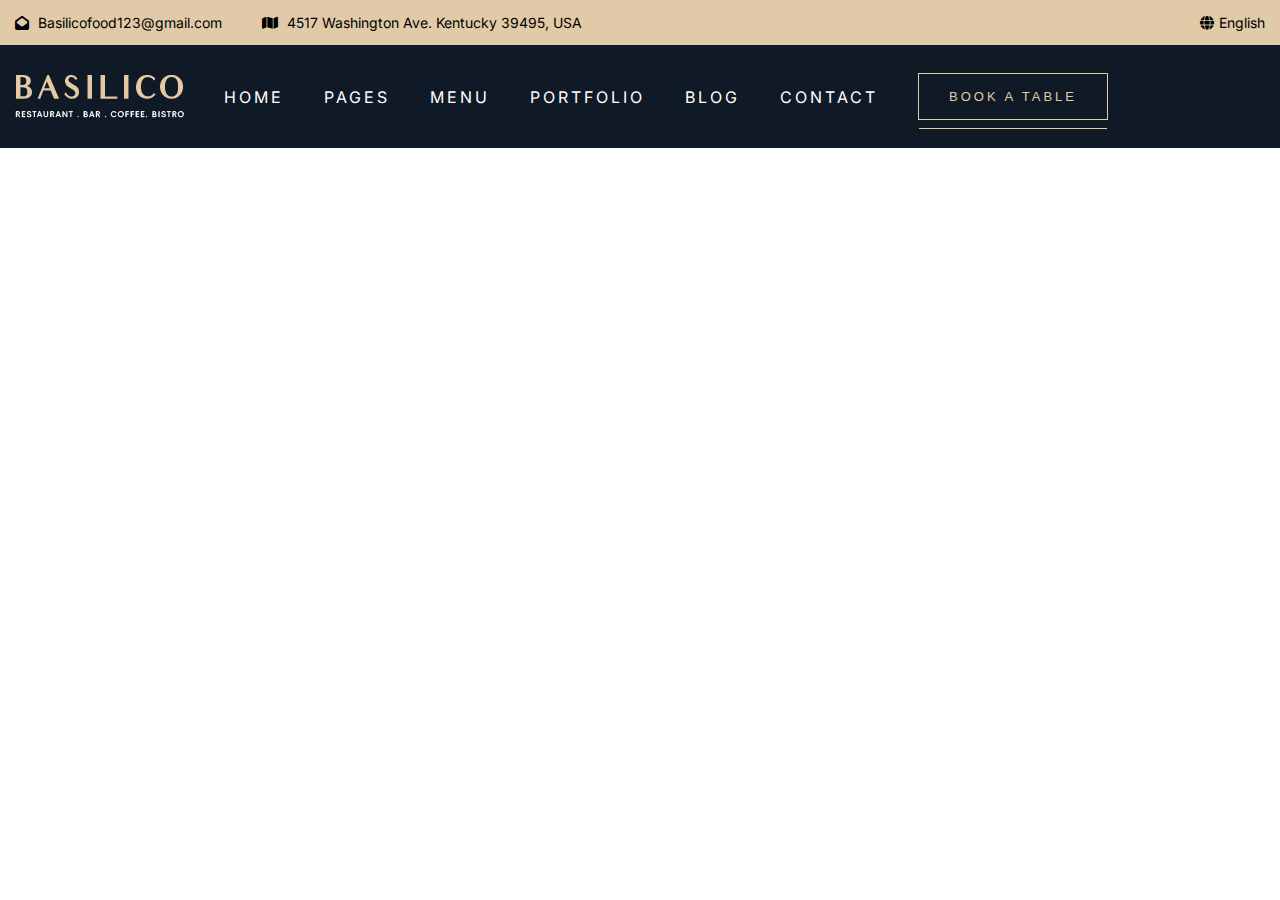
<file: components/index.html>
<!DOCTYPE html>
<html lang="en">
  <head>
    <meta charset="UTF-8" />
    <meta name="viewport" content="width=device-width, initial-scale=1.0" />
    <title>Restaurant</title>
    <link rel="preconnect" href="https://fonts.googleapis.com" />
    <link rel="preconnect" href="https://fonts.gstatic.com" crossorigin />
    <link
      href="https://fonts.googleapis.com/css2?family=Arsenal+SC:ital,wght@0,400;0,700;1,400;1,700&family=Inter:wght@100..900&family=Marcellus&family=Play:wght@400;700&display=swap"
      rel="stylesheet"
    />
    <link
      rel="stylesheet"
      href="https://cdnjs.cloudflare.com/ajax/libs/font-awesome/6.5.2/css/all.min.css"
    />
    <link rel="stylesheet" href="../css/style.css" />
  </head>
  <body>
    <header>
      <div class="header-top">
        <div class="header-address">
          <div class="header-mail">
            <p>
              <i class="fa-solid fa-envelope-open"></i>
              Basilicofood123@gmail.com
            </p>
          </div>
          <div>
            <p>
              <i class="fa-solid fa-map"></i>
              4517 Washington Ave. Kentucky 39495, USA
            </p>
          </div>
        </div>
        <div>
          <p><i class="fa-solid fa-globe"></i>English</p>
        </div>
      </div>
    </header>
    <nav class="nav">
      <div class="nav-items">
        <img src="../Assets/logo-new.png" class="logo" />
        <ul>
          <li><a href="#">HOME</a></li>
          <li><a href="#">PAGES</a></li>
          <li><a href="#">MENU</a></li>
          <li><a href="#">PORTFOLIO</a></li>
          <li><a href="#">BLOG</a></li>
          <li><a href="#">CONTACT</a></li>
        </ul>
        <button class="primary-btn">BOOK A TABLE</button>
        <div class="menu-btn">
          <a href="#" class="menu-bars">
            <span></span>
          </a>
        </div>
      </div>
    </nav>
    <script src="../js/script.js"></script>
  </body>
</html>
</file>
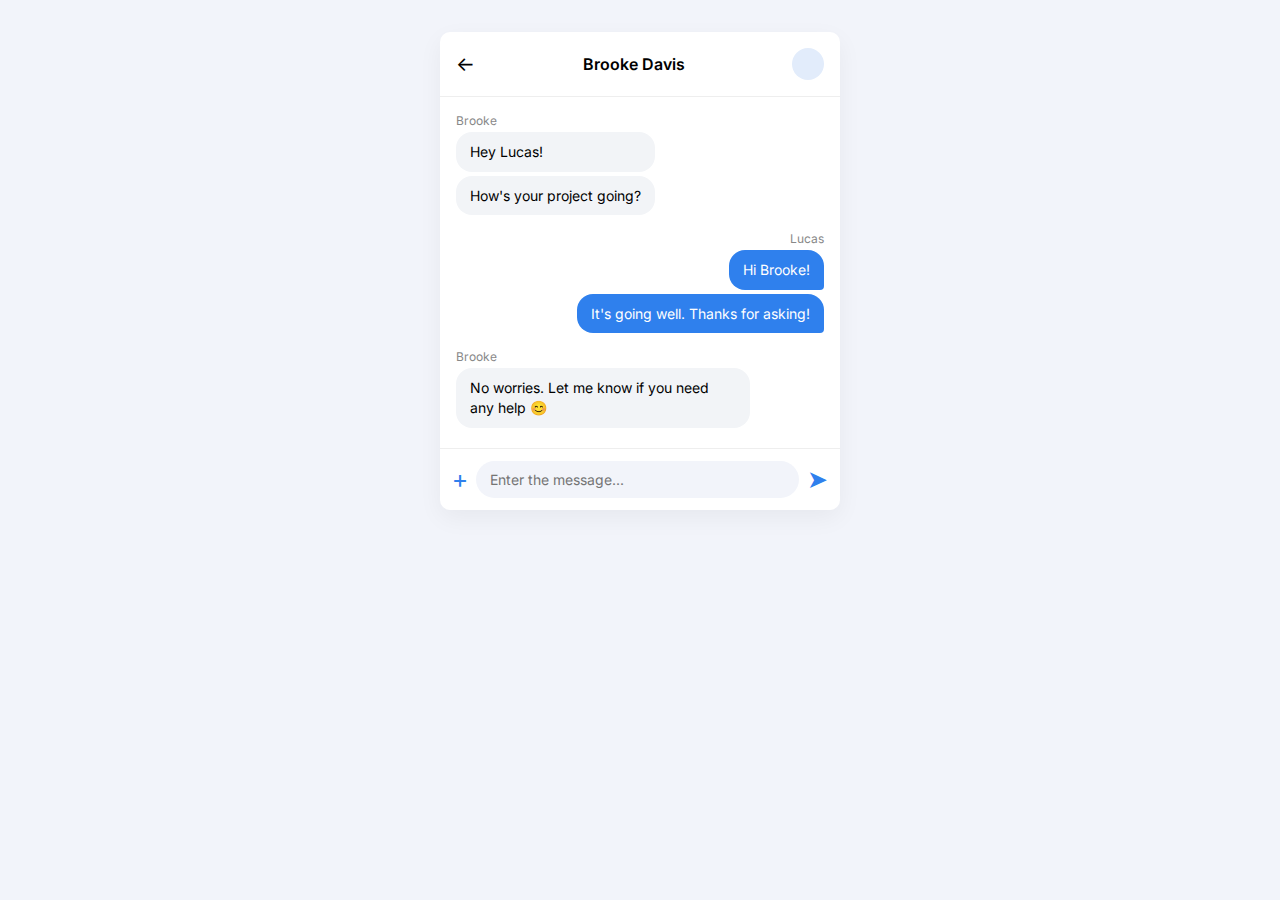
<file: myTask/chat.html>
<!DOCTYPE html>
<html lang="en">
  <head>
    <meta charset="UTF-8" />
    <meta name="viewport" content="width=device-width, initial-scale=1.0" />
    <title>Chat UI</title>
    <link rel="stylesheet" href="./chat.css" />
    <link
      href="https://fonts.googleapis.com/css2?family=Inter:wght@400;600&display=swap"
      rel="stylesheet"
    />
  </head>
  <body>
    <div class="chat-container">
      <div class="chat-header">
        <button class="back-btn">←</button>
        <span class="username">Brooke Davis</span>
        <div class="avatar"></div>
      </div>

      <div class="chat-messages">
        <div class="message left">
          <div class="sender">Brooke</div>
          <div class="bubble">Hey Lucas!</div>
          <div class="bubble">How's your project going?</div>
        </div>

        <div class="message right">
          <div class="sender">Lucas</div>
          <div class="bubble blue">Hi Brooke!</div>
          <div class="bubble blue">It's going well. Thanks for asking!</div>
        </div>

        <div class="message left">
          <div class="sender">Brooke</div>
          <div class="bubble">
            No worries. Let me know if you need any help 😊
          </div>
        </div>
      </div>

      <div class="chat-input">
        <button class="plus-btn">+</button>
        <input type="text" placeholder="Enter the message..." />
        <button class="send-btn">➤</button>
      </div>
    </div>
  </body>
</html>
</file>
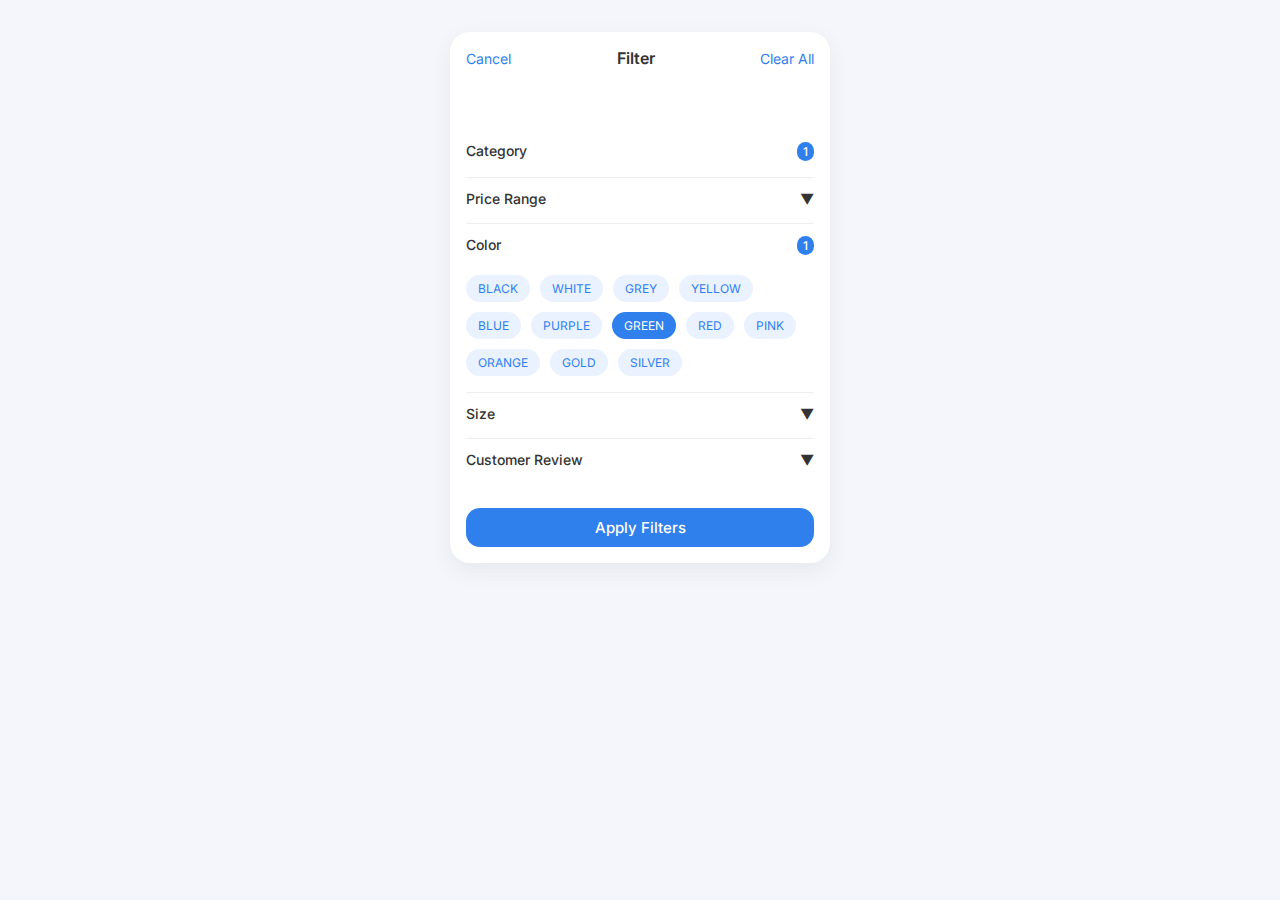
<file: myTask/filter.html>
<!DOCTYPE html>
<html lang="en">
  <head>
    <meta charset="UTF-8" />
    <meta name="viewport" content="width=device-width, initial-scale=1.0" />
    <title>Filter Panel</title>
    <link rel="stylesheet" href="filter.css" />
    <link
      href="https://fonts.googleapis.com/css2?family=Inter:wght@400;600&display=swap"
      rel="stylesheet"
    />
  </head>
  <body>
    <div class="filter-card">
      <div class="header">
        <a href="#" class="cancel">Cancel</a>
        <h3>Filter</h3>
        <a href="#" class="clear-all">Clear All</a>
      </div>

      <div class="section">
        <div class="section-header head-2">
          <span>Category</span>
          <span class="badge">1</span>
        </div>
      </div>

      <div class="section collapsible">
        <div class="section-header">
          <span>Price Range</span>
          <span>▼</span>
        </div>
      </div>

      <div class="section collapsible">
        <div class="section-header color">
          <span>Color</span>
          <span class="badge">1</span>
        </div>
        <div class="tags">
          <span class="tag">BLACK</span>
          <span class="tag">WHITE</span>
          <span class="tag">GREY</span>
          <span class="tag">YELLOW</span>
          <span class="tag">BLUE</span>
          <span class="tag">PURPLE</span>
          <span class="tag selected">GREEN</span>
          <span class="tag">RED</span>
          <span class="tag">PINK</span>
          <span class="tag">ORANGE</span>
          <span class="tag">GOLD</span>
          <span class="tag">SILVER</span>
        </div>
      </div>

      <div class="section collapsible">
        <div class="section-header">
          <span>Size</span>
          <span>▼</span>
        </div>
      </div>

      <div class="section collapsible">
        <div class="section-header">
          <span>Customer Review</span>
          <span>▼</span>
        </div>
      </div>

      <button class="apply-btn">Apply Filters</button>
    </div>
  </body>
</html>
</file>
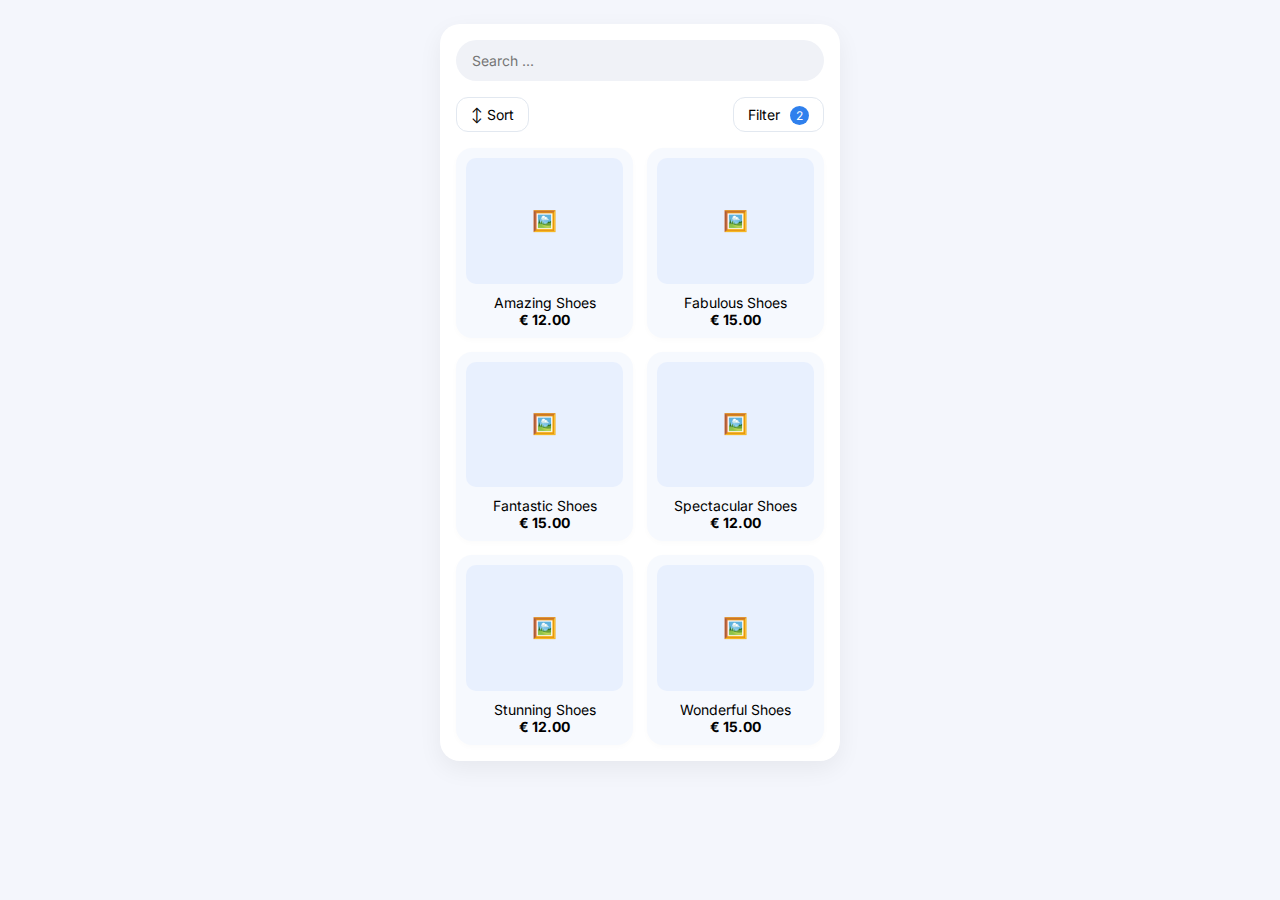
<file: myTask/search.html>
<!DOCTYPE html>
<html lang="en">
  <head>
    <meta charset="UTF-8" />
    <meta name="viewport" content="width=device-width, initial-scale=1.0" />
    <title>Search</title>
    <link rel="stylesheet" href="./search.css" />
    <link
      href="https://fonts.googleapis.com/css2?family=Inter:wght@400;600&display=swap"
      rel="stylesheet"
    />
  </head>
  <body>
    <div class="card-wrapper">
      <div class="search-bar">
        <input type="text" placeholder="Search ..." />
      </div>

      <div class="actions">
        <button class="sort-btn">↕ Sort</button>
        <button class="filter-btn">Filter <span class="badge">2</span></button>
      </div>

      <div class="product-grid">
        <div class="product-card">
          <div class="image-placeholder"></div>
          <p>Amazing Shoes<br /><strong>€ 12.00</strong></p>
        </div>
        <div class="product-card">
          <div class="image-placeholder"></div>
          <p>Fabulous Shoes<br /><strong>€ 15.00</strong></p>
        </div>
        <div class="product-card">
          <div class="image-placeholder"></div>
          <p>Fantastic Shoes<br /><strong>€ 15.00</strong></p>
        </div>
        <div class="product-card">
          <div class="image-placeholder"></div>
          <p>Spectacular Shoes<br /><strong>€ 12.00</strong></p>
        </div>
        <div class="product-card">
          <div class="image-placeholder"></div>
          <p>Stunning Shoes<br /><strong>€ 12.00</strong></p>
        </div>
        <div class="product-card">
          <div class="image-placeholder"></div>
          <p>Wonderful Shoes<br /><strong>€ 15.00</strong></p>
        </div>
      </div>
    </div>
  </body>
</html>
</file>
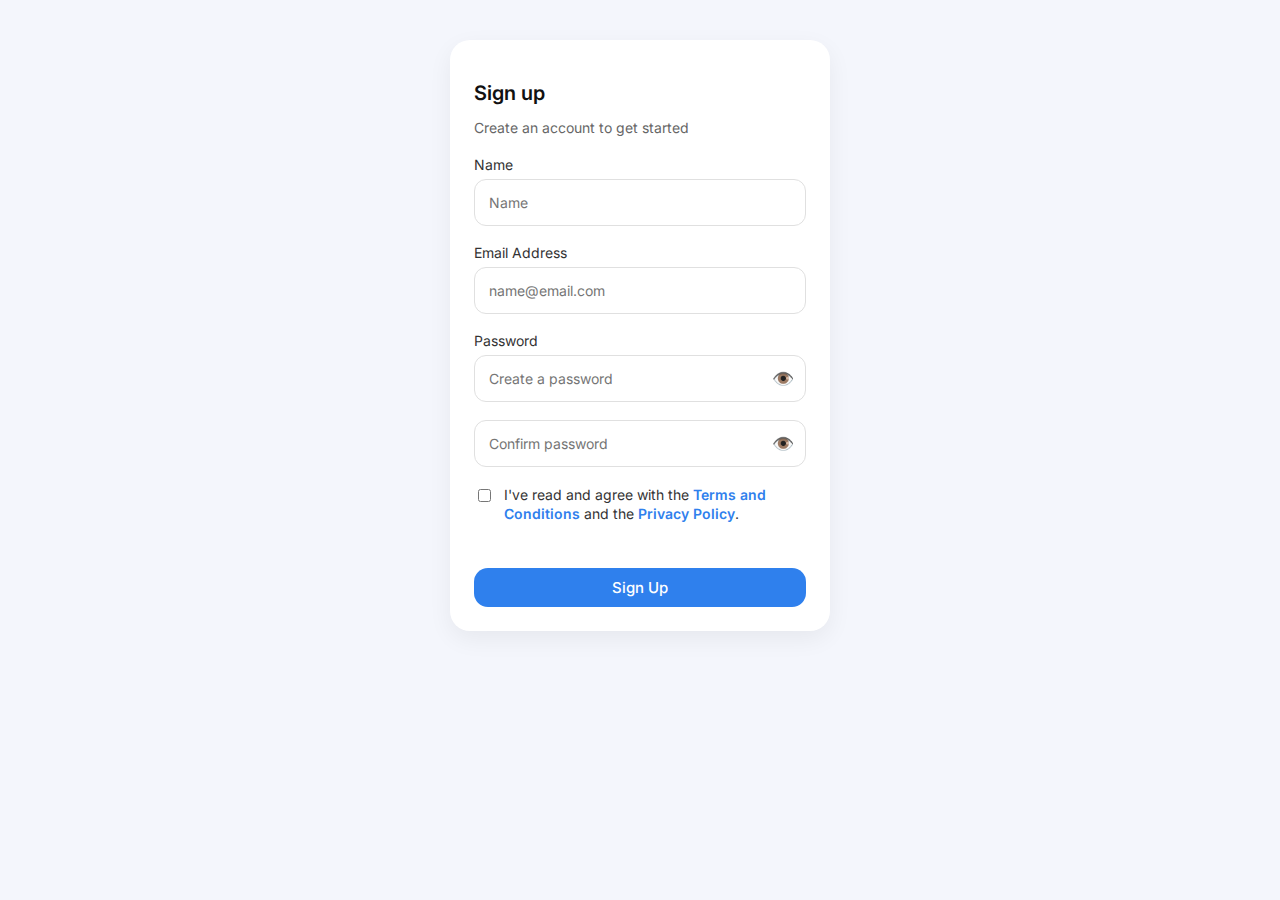
<file: myTask/signup.html>
<!DOCTYPE html>
<html lang="en">
  <head>
    <meta charset="UTF-8" />
    <meta name="viewport" content="width=device-width, initial-scale=1.0" />
    <title>Sign Up</title>
    <link rel="stylesheet" href="signup.css" />
    <link
      href="https://fonts.googleapis.com/css2?family=Inter:wght@400;600&display=swap"
      rel="stylesheet"
    />
  </head>
  <body>
    <div class="signup-card">
      <h2>Sign up</h2>
      <p class="subtitle">Create an account to get started</p>

      <div class="form-group">
        <label>Name</label>
        <input type="text" placeholder="Name" />
      </div>

      <div class="form-group">
        <label>Email Address</label>
        <input type="email" placeholder="name@email.com" />
      </div>

      <div class="form-group">
        <label>Password</label>
        <div class="input-icon">
          <input type="password" placeholder="Create a password" />
          <span class="eye-icon">👁️</span>
        </div>
      </div>

      <div class="form-group">
        <div class="input-icon">
          <input type="password" placeholder="Confirm password" />
          <span class="eye-icon">👁️</span>
        </div>
      </div>

      <div class="form-group checkbox-group">
        <input type="checkbox" id="terms" />
        <label for="terms">
          I've read and agree with the
          <a href="#">Terms and Conditions</a>
          and the
          <a href="#">Privacy Policy</a>.
        </label>
      </div>

      <button class="signup-btn">Sign Up</button>
    </div>
  </body>
</html>
</file>
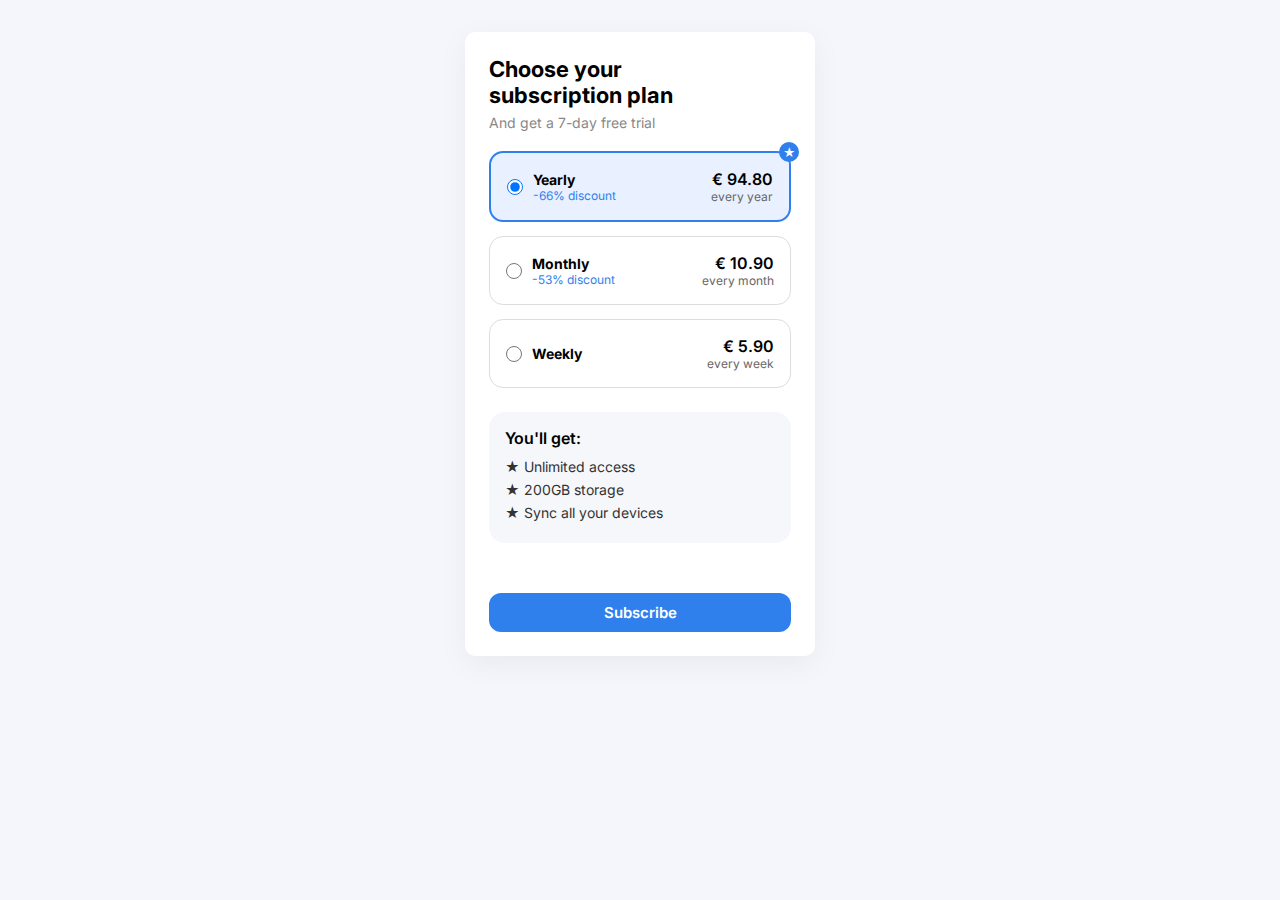
<file: myTask/subscription.html>
<!DOCTYPE html>
<html lang="en">
  <head>
    <meta charset="UTF-8" />
    <meta name="viewport" content="width=device-width, initial-scale=1.0" />
    <title>Subscription Plan</title>
    <link rel="stylesheet" href="./subscription.css" />
    <link
      href="https://fonts.googleapis.com/css2?family=Inter:wght@400;600;700&display=swap"
      rel="stylesheet"
    />
  </head>
  <body>
    <div class="container">
      <div class="card">
        <h2>
          Choose your<br /><span class="highlight">subscription plan</span>
        </h2>
        <p class="subtext">And get a 7-day free trial</p>

        <div class="plans">
          <div class="plan selected">
            <div class="left">
              <input type="radio" name="plan" checked />
              <div class="plan-info">
                <strong>Yearly</strong>
                <span class="discount">-66% discount</span>
              </div>
            </div>
            <div class="right">
              <span class="price">€ 94.80</span>
              <span class="term">every year</span>
              <div class="badge">★</div>
            </div>
          </div>

          <div class="plan">
            <div class="left">
              <input type="radio" name="plan" />
              <div class="plan-info">
                <strong>Monthly</strong>
                <span class="discount">-53% discount</span>
              </div>
            </div>
            <div class="right">
              <span class="price">€ 10.90</span>
              <span class="term">every month</span>
            </div>
          </div>

          <div class="plan">
            <div class="left">
              <input type="radio" name="plan" />
              <div class="plan-info">
                <strong>Weekly</strong>
              </div>
            </div>
            <div class="right">
              <span class="price">€ 5.90</span>
              <span class="term">every week</span>
            </div>
          </div>
        </div>

        <div class="features">
          <p class="feature-title">You'll get:</p>
          <ul>
            <li>★ Unlimited access</li>
            <li>★ 200GB storage</li>
            <li>★ Sync all your devices</li>
          </ul>
        </div>

        <button class="subscribe-btn">Subscribe</button>
      </div>
    </div>
  </body>
</html>
</file>
<file: css/style.css>
*,
::after,
::before {
  box-sizing: border-box;
}
body {
  margin: 0;
  padding: 0;
  font-family: "Inter", sans-serif;
}
p {
  font-size: 14px;
}
a {
  text-decoration: none;
}
:root {
  --color-primary: #101926;
  --color-secondary: #e1caa7;
  --color-white: #fff;
}
header {
  width: 100%;
  padding-left: 15px;
  padding-right: 15px;
  margin: 0 auto;
  background-color: var(--color-secondary);
}
.header-top {
  display: flex;
  justify-content: space-between;
}
.header-address {
  display: flex;
}
.header-mail {
  margin-right: 40px;
}
i {
  margin-right: 5px;
}
.nav {
  width: 100%;
  padding-left: 15px;
  padding-right: 15px;
  margin: 0 auto;
  background-color: var(--color-primary);
}
.nav-items {
  display: flex;
  align-items: center;
}
.nav-items ul {
  display: flex;
  align-items: center;
  list-style: none;
  margin: 0;
}
.nav-items ul li a {
  color: var(--color-white);
  font-size: 16px;
  letter-spacing: 3px;
}
.nav-items ul li {
  margin-right: 40px;
}

.logo {
  height: fit-content;
  padding-top: 30px;
  padding-bottom: 30px;
}
.primary-btn {
  position: relative;
  padding: 15px 30px;
  outline: 0;
  background-color: transparent;
  border: 1px solid var(--color-secondary);
  color: var(--color-secondary);
  letter-spacing: 3px;
  font-size: 13px;
  cursor: pointer;
}
.primary-btn::after {
  content: "";
  position: absolute;
  bottom: -10px;
  left: 0;
  width: 100%;
  height: 1px;
  background-color: var(--color-secondary);
}
.primary-btn:hover {
  background-color: var(--color-secondary);
  color: var(--color-primary);
  font-weight: 400;
}
.primary-btn:hover::after {
  display: none;
}
</file>
<file: myTask/chat.css>
* {
  box-sizing: border-box;
  margin: 0;
  padding: 0;
  font-family: "Inter", sans-serif;
}

body {
  background-color: #f2f4fa;
  display: flex;
  justify-content: center;
  padding: 2rem;
}

.chat-container {
  background: #fff;
  width: 100%;
  max-width: 400px;
  border-radius: 10px;
  overflow: hidden;
  display: flex;
  flex-direction: column;
  box-shadow: 0 8px 24px rgba(0, 0, 0, 0.05);
}

.chat-header {
  display: flex;
  align-items: center;
  justify-content: space-between;
  padding: 16px;
  border-bottom: 1px solid #eee;
}

.back-btn {
  background: none;
  border: none;
  font-size: 20px;
  cursor: pointer;
}

.username {
  font-weight: 600;
}

.avatar {
  width: 32px;
  height: 32px;
  background: #e2ecfb;
  border-radius: 50%;
}

.chat-messages {
  padding: 16px;
  flex: 1;
  display: flex;
  flex-direction: column;
  gap: 12px;
  overflow-y: auto;
}

.message {
  display: flex;
  flex-direction: column;
  max-width: 80%;
}

.message.left {
  align-self: flex-start;
}

.message.right {
  align-self: flex-end;
  align-items: flex-end;
}

.sender {
  font-size: 12px;
  color: #888;
  margin-bottom: 4px;
}

.bubble {
  background-color: #f2f4f7;
  border-radius: 16px;
  padding: 10px 14px;
  margin-bottom: 4px;
  font-size: 14px;
  line-height: 1.4;
}

.bubble.blue {
  background-color: #2f80ed;
  color: white;
  border-bottom-right-radius: 4px;
}

.chat-input {
  display: flex;
  align-items: center;
  padding: 12px;
  border-top: 1px solid #eee;
  gap: 8px;
}

.chat-input input {
  flex: 1;
  padding: 10px 14px;
  border-radius: 20px;
  border: none;
  background-color: #f2f4fa;
  font-size: 14px;
  outline: none;
}

.plus-btn,
.send-btn {
  background: none;
  border: none;
  font-size: 25px;
  cursor: pointer;
  color: #2f80ed;
}
</file>
<file: myTask/filter.css>
* {
  margin: 0;
  padding: 0;
  box-sizing: border-box;
  font-family: "Inter", sans-serif;
}

body {
  background: #f4f6fc;
  display: flex;
  justify-content: center;
  padding: 2rem;
}

.filter-card {
  background: #ffffff;
  padding: 16px;
  width: 100%;
  max-width: 380px;
  border-radius: 20px;
  box-shadow: 0 8px 24px rgba(0, 0, 0, 0.06);
  display: flex;
  flex-direction: column;
}

.header {
  display: flex;
  justify-content: space-between;
  align-items: center;
  margin-bottom: 1.5rem;
}

.cancel,
.clear-all {
  font-size: 14px;
  color: #2f80ed;
  text-decoration: none;
}

h3 {
  font-size: 16px;
  font-weight: 600;
  color: #333;
}

.section {
  margin-bottom: 16px;
}

.section-header {
  display: flex;
  justify-content: space-between;
  font-size: 14px;
  font-weight: 500;
  color: #333;
}
.head-2 {
  margin-top: 50px;
}
.badge {
  background: #2f80ed;
  color: white;
  font-size: 12px;
  padding: 2px 6px;
  border-radius: 10px;
}

.tags {
  display: flex;
  flex-wrap: wrap;
  gap: 10px;
}

.tag {
  background: #eaf1ff;
  color: #2f80ed;
  padding: 6px 12px;
  font-size: 12px;
  border-radius: 14px;
  cursor: pointer;
}

.tag.selected {
  background: #2f80ed;
  color: white;
}

.collapsible {
  border-top: 1px solid #eee;
  padding-top: 12px;
}

.apply-btn {
  margin-top: auto;
  margin-top: 24px;
  background: #2f80ed;
  color: white;
  font-weight: 500;
  padding: 10px;
  border: none;
  border-radius: 14px;
  font-size: 15px;
  cursor: pointer;
}
.color {
  margin-bottom: 20px;
}
</file>
<file: myTask/search.css>
* {
  margin: 0;
  padding: 0;
  box-sizing: border-box;
  font-family: "Inter", sans-serif;
}

body {
  background: #f4f6fc;
  padding: 1.5rem;
  display: flex;
  justify-content: center;
}

.card-wrapper {
  background: #fff;
  padding: 16px;
  width: 100%;
  max-width: 400px;
  border-radius: 20px;
  box-shadow: 0 8px 24px rgba(0, 0, 0, 0.06);
}

/* Search Bar */
.search-bar {
  margin-bottom: 1rem;
}

.search-bar input {
  width: 100%;
  padding: 12px 16px;
  border-radius: 24px;
  border: none;
  background-color: #f0f2f7;
  font-size: 14px;
  outline: none;
}

/* Sort and Filter */
.actions {
  display: flex;
  justify-content: space-between;
  margin-bottom: 1rem;
}

.sort-btn,
.filter-btn {
  padding: 8px 14px;
  background: white;
  border: 1px solid #e2e8f0;
  border-radius: 12px;
  font-size: 14px;
  cursor: pointer;
  position: relative;
}

.badge {
  background: #2f80ed;
  color: white;
  font-size: 12px;
  padding: 2px 6px;
  border-radius: 10px;
  margin-left: 6px;
}

/* Product Grid */
.product-grid {
  display: grid;
  grid-template-columns: 1fr 1fr;
  gap: 14px;
}

.product-card {
  background: #f6f9fe;
  border-radius: 16px;
  padding: 10px;
  text-align: center;
  font-size: 14px;
  box-shadow: 0 2px 6px rgba(0, 0, 0, 0.02);
}

.image-placeholder {
  width: 100%;
  padding-top: 80%;
  background-color: #e8f0fe;
  border-radius: 10px;
  margin-bottom: 10px;
  position: relative;
}

.image-placeholder::after {
  content: "🖼️";
  position: absolute;
  top: 50%;
  left: 50%;
  transform: translate(-50%, -50%);
  font-size: 20px;
  color: #90caf9;
}
</file>
<file: myTask/signup.css>
* {
  box-sizing: border-box;
  font-family: "Inter", sans-serif;
}

body {
  background: #f4f6fc;
  display: flex;
  justify-content: center;
  padding: 2rem;
}

.signup-card {
  background: #fff;
  padding: 24px;
  width: 100%;
  max-width: 380px;
  border-radius: 20px;
  box-shadow: 0 8px 24px rgba(0, 0, 0, 0.06);
}

h2 {
  font-size: 20px;
  font-weight: 600;
  color: #111;
  margin-bottom: 6px;
}

.subtitle {
  font-size: 14px;
  color: #666;
  margin-bottom: 20px;
}

.form-group {
  margin-bottom: 18px;
  display: flex;
  flex-direction: column;
}

label {
  font-size: 14px;
  color: #333;
  margin-bottom: 6px;
}

input[type="text"],
input[type="email"],
input[type="password"] {
  padding: 14px;
  border: 1.5px solid #e0e0e0;
  border-radius: 12px;
  font-size: 14px;
  width: 100%;
}

.input-icon {
  position: relative;
}

.input-icon input {
  padding-right: 40px;
}

.eye-icon {
  position: absolute;
  right: 12px;
  top: 50%;
  transform: translateY(-50%);
  cursor: pointer;
  font-size: 18px;
  color: #aaa;
}

.checkbox-group {
  flex-direction: row;
  align-items: flex-start;
  gap: 10px;
  font-size: 13px;
  line-height: 1.4;
}

.checkbox-group input {
  margin-top: 4px;
}

.checkbox-group a {
  color: #2f80ed;
  text-decoration: none;
  font-weight: 600;
}

.signup-btn {
  width: 100%;
  margin-top: 20px;
  background-color: #2f80ed;
  color: white;
  border: none;
  padding: 10px;
  border-radius: 14px;
  font-size: 15px;
  font-weight: 500;
  cursor: pointer;
}
</file>
<file: myTask/subscription.css>
* {
  box-sizing: border-box;
  margin: 0;
  padding: 0;
  font-family: "Inter", sans-serif;
}

body {
  background-color: #f4f6fc;
  display: flex;
  justify-content: center;
  padding: 2rem;
}

.container {
  width: 100%;
  max-width: 350px;
}

.card {
  background-color: #fff;
  border-radius: 10px;
  padding: 24px;
  box-shadow: 0 8px 30px rgba(0, 0, 0, 0.05);
}

h2 {
  font-size: 22px;
  font-weight: 700;
  margin-bottom: 6px;
}

.highlight {
  font-weight: 700;
}

.subtext {
  font-size: 14px;
  color: #888;
  margin-bottom: 20px;
}

.plans {
  display: flex;
  flex-direction: column;
  gap: 14px;
  margin-bottom: 24px;
}

.plan {
  display: flex;
  justify-content: space-between;
  align-items: center;
  border: 1px solid #ddd;
  border-radius: 14px;
  padding: 16px;
  background-color: #fff;
  position: relative;
  transition: 0.3s;
}

.plan.selected {
  background-color: #e9f0ff;
  border: 2px solid #2f80ed;
}

.left {
  display: flex;
  gap: 10px;
  align-items: center;
}

input[type="radio"] {
  width: 16px;
  height: 16px;
}

.plan-info {
  display: flex;
  flex-direction: column;
  font-size: 14px;
}

.discount {
  color: #2f80ed;
  font-size: 12px;
}

.right {
  text-align: right;
}

.price {
  font-weight: 600;
}

.term {
  display: block;
  font-size: 12px;
  color: #666;
}

.badge {
  position: absolute;
  top: -11px;
  right: -10px;
  background-color: #2f80ed;
  color: white;
  border-radius: 50%;
  width: 20px;
  height: 20px;
  font-size: 12px;
  display: flex;
  align-items: center;
  justify-content: center;
}

.features {
  background-color: #f5f7fb;
  border-radius: 16px;
  padding: 16px;
  margin-bottom: 20px;
}

.feature-title {
  font-weight: 600;
  margin-bottom: 10px;
}

.features ul {
  list-style: none;
  padding-left: 0;
}

.features li {
  font-size: 14px;
  color: #333;
  margin-bottom: 6px;
}

.subscribe-btn {
  width: 100%;
  padding: 10px;
  background-color: #2f80ed;
  color: white;
  font-size: 15px;
  font-weight: 600;
  border: none;
  border-radius: 12px;
  cursor: pointer;
  transition: background 0.3s;
  margin-top: 30px;
}

.subscribe-btn:hover {
  background-color: #1e65d3;
}
</file>
